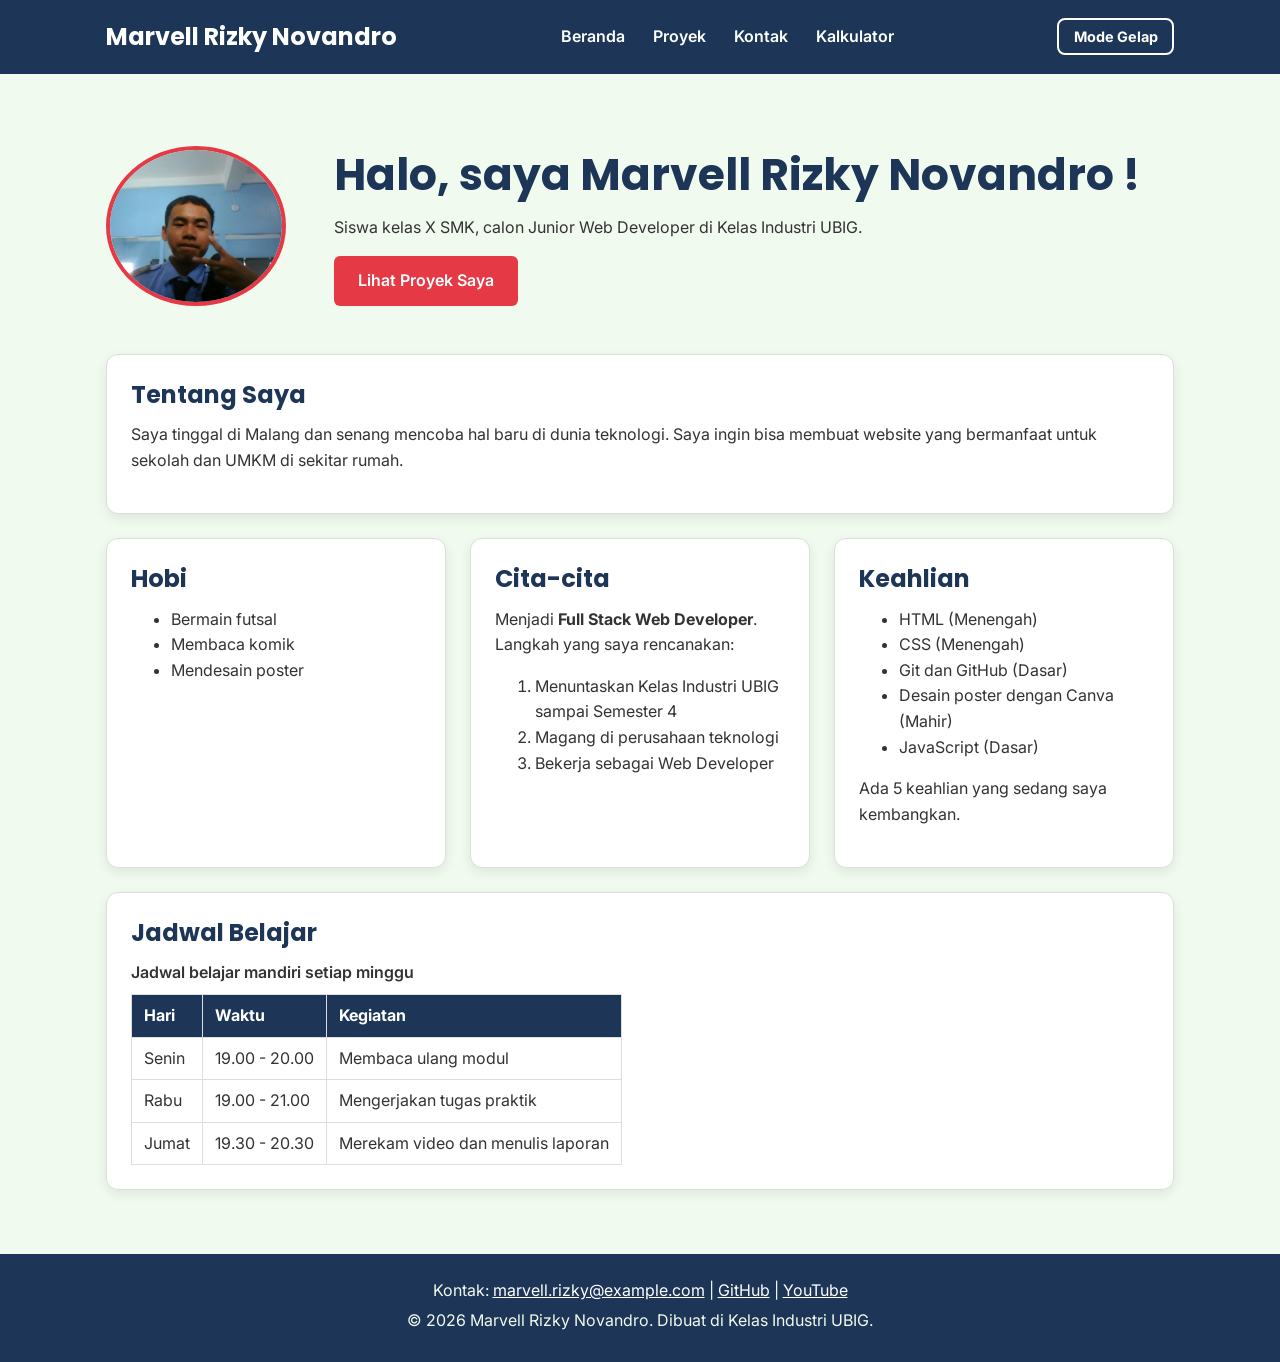
<file: index.html>
<!DOCTYPE html>
<html lang="id">
<head>
  <meta charset="UTF-8">
  <meta name="viewport" content="width=device-width, initial-scale=1.0">
  <title>Marvell Rizky Novandro | Beranda</title>
  <link rel="preconnect" href="https://fonts.googleapis.com">
  <link rel="preconnect" href="https://fonts.gstatic.com" crossorigin>
  <link href="https://fonts.googleapis.com/css2?family=Inter:wght@400;600&family=Poppins:wght@600;700&display=swap" rel="stylesheet">
  <link rel="stylesheet" href="css/style.css">
  <script src="js/main.js" defer></script>
  <script src="js/logika.js" defer></script>
</head>
<body>
  <header>
    <div class="container navbar">
      <h1>Marvell Rizky Novandro</h1>
      <nav class="menu-laptop">
        <ul>
          <li><a href="index.html">Beranda</a></li>
          <li><a href="proyek.html">Proyek</a></li>
          <li><a href="kontak.html">Kontak</a></li>
          <li><a href="kalkulator.html">Kalkulator</a></li>
        </ul>
      </nav>
      <button type="button" id="tombol-tema" class="tombol-tema">Mode Gelap</button>
      <!-- Tantangan: menu ponsel yang bisa dibuka-tutup -->
      <details class="menu-ponsel">
        <summary>Menu</summary>
        <nav>
          <ul>
            <li><a href="index.html">Beranda</a></li>
            <li><a href="proyek.html">Proyek</a></li>
            <li><a href="kontak.html">Kontak</a></li>
            <li><a href="kalkulator.html">Kalkulator</a></li>
          </ul>
        </nav>
      </details>
    </div>
  </header>

  <main>
    <div class="container">
      <section class="hero">
        <img src="img/marvell.png.jpg" alt="Foto profil Marvell Rizky Novandro" width="180">
        <div>
          <h2>Halo, saya Marvell Rizky Novandro !</h2>
          <p>Siswa kelas X SMK, calon Junior Web Developer di Kelas Industri UBIG.</p>
          <a href="proyek.html" class="tombol">Lihat Proyek Saya</a>
        </div>
      </section>

      <section class="kartu">
        <h2>Tentang Saya</h2>
        <p>Saya tinggal di Malang dan senang mencoba hal baru di dunia teknologi. Saya ingin bisa membuat website yang bermanfaat untuk sekolah dan UMKM di sekitar rumah.</p>
      </section>

      <div class="daftar-kartu">
        <section class="kartu">
          <h2>Hobi</h2>
          <ul>
            <li>Bermain futsal</li>
            <li>Membaca komik</li>
            <li>Mendesain poster</li>
          </ul>
        </section>

        <section class="kartu">
          <h2>Cita-cita</h2>
          <p>Menjadi <strong>Full Stack Web Developer</strong>. Langkah yang saya rencanakan:</p>
          <ol>
            <li>Menuntaskan Kelas Industri UBIG sampai Semester 4</li>
            <li>Magang di perusahaan teknologi</li>
            <li>Bekerja sebagai Web Developer</li>
          </ol>
        </section>

        <section class="kartu">
          <h2>Keahlian</h2>
          <ul id="daftar-skill"></ul>
          <p id="jumlah-skill"></p>
        </section>
      </div>

      <section class="kartu">
        <h2>Jadwal Belajar</h2>
        <table>
          <caption>Jadwal belajar mandiri setiap minggu</caption>
          <thead>
            <tr>
              <th>Hari</th>
              <th>Waktu</th>
              <th>Kegiatan</th>
            </tr>
          </thead>
          <tbody>
            <tr>
              <td>Senin</td>
              <td>19.00 - 20.00</td>
              <td>Membaca ulang modul</td>
            </tr>
            <tr>
              <td>Rabu</td>
              <td>19.00 - 21.00</td>
              <td>Mengerjakan tugas praktik</td>
            </tr>
            <tr>
              <td>Jumat</td>
              <td>19.30 - 20.30</td>
              <td>Merekam video dan menulis laporan</td>
            </tr>
          </tbody>
        </table>
      </section>
    </div>
  </main>

  <footer>
    <p>Kontak: <a href="mailto:marvell.rizky@example.com">marvell.rizky@example.com</a> |
      <a href="https://github.com/" target="_blank">GitHub</a> |
      <a href="https://www.youtube.com/" target="_blank">YouTube</a></p>
    <p>&copy; 2026 Marvell Rizky Novandro. Dibuat di Kelas Industri UBIG.</p>
    </footer>
</body>
</html>
</file>
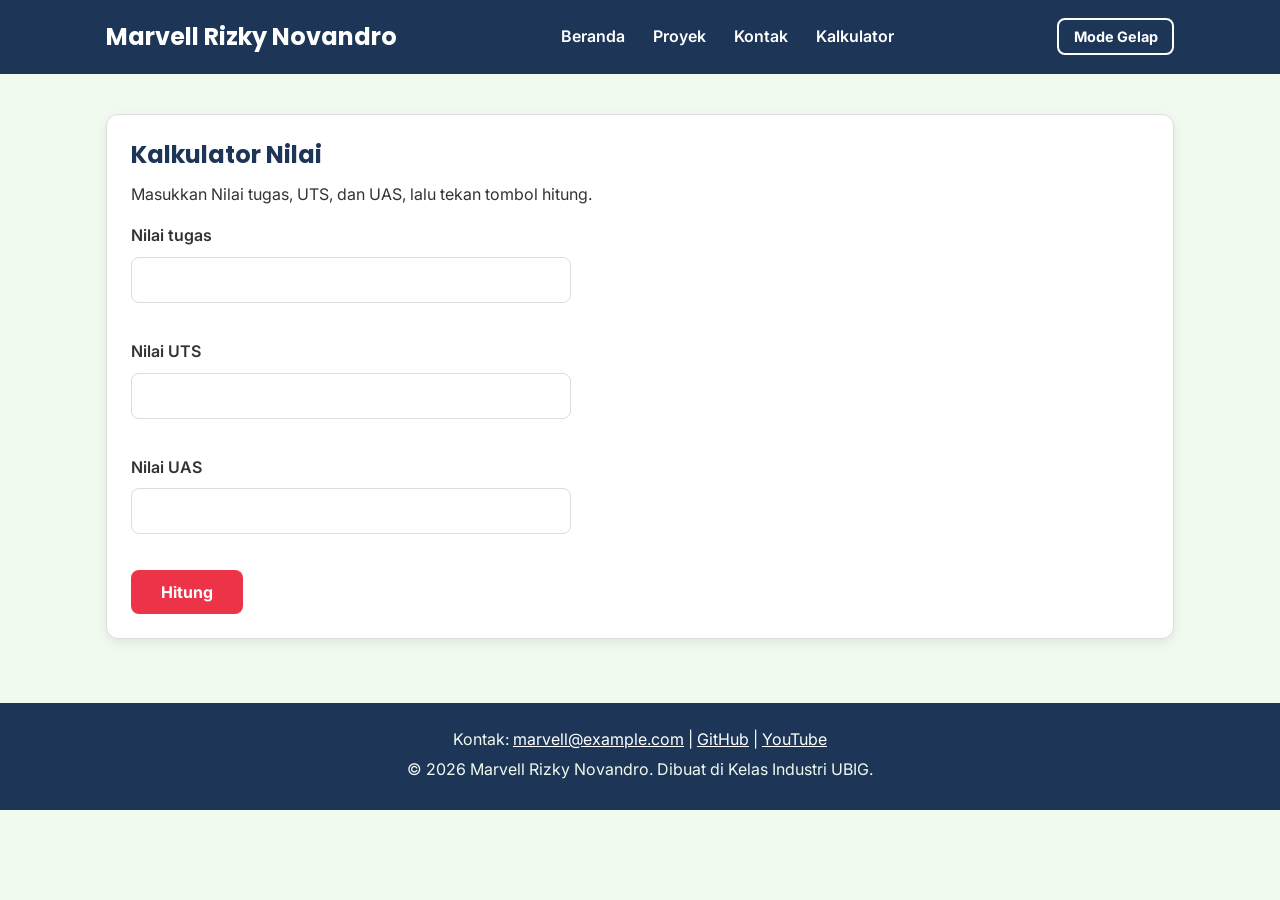
<file: kalkulator.html>
<!DOCTYPE html>
<html lang="id">
<head>
  <meta charset="UTF-8">
  <meta name="viewport" content="width=device-width, initial-scale=1.0">
  <title>Marvell Rizky Novandro | Kontak</title>
  <link rel="preconnect" href="https://fonts.googleapis.com">
  <link rel="preconnect" href="https://fonts.gstatic.com" crossorigin>
  <link href="https://fonts.googleapis.com/css2?family=Inter:wght@400;600&family=Poppins:wght@600;700&display=swap" rel="stylesheet">
  <link rel="stylesheet" href="css/style.css">
  <script src="js/script.js" defer></script>
  <script src="js/main.js" defer></script>
</head>
<body>
  <header>
    <div class="container navbar">
      <h1>Marvell Rizky Novandro</h1>
      <nav class="menu-laptop">
        <ul>
          <li><a href="index.html">Beranda</a></li>
          <li><a href="proyek.html">Proyek</a></li>
          <li><a href="kontak.html">Kontak</a></li>
          <li><a href="kalkulator.html">Kalkulator</a></li>
        </ul>
      </nav>
      <button type="button" id="tombol-tema" class="tombol-tema">Mode Gelap</button>
      <!-- Tantangan: menu ponsel yang bisa dibuka-tutup -->
      <details class="menu-ponsel">
        <summary>Menu</summary>
        <nav>
          <ul>
            <li><a href="index.html">Beranda</a></li>
            <li><a href="proyek.html">Proyek</a></li>
            <li><a href="kontak.html">Kontak</a></li>
            <li><a href="kalkulator.html">Kalkulator</a></li>
          </ul>
        </nav>
      </details>
    </div>
  </header>

  <main>
    <div class="container">
      <section class="kartu">
        <h2>Kalkulator Nilai</h2>
        <p>Masukkan Nilai tugas, UTS, dan UAS, lalu tekan tombol hitung.</p>

        <form>
          <p>
            <label for="tugas">Nilai tugas</label><br>
            <input type="number" id="tugas" name="tugas" min="0" max="100" required>
          </p>
          <p>
            <label for="uts">Nilai UTS</label><br>
            <input type="number" id="uts" name="uts" min="0" max="100" required>
          </p>
          <p>
            <label for="uas">Nilai UAS</label><br>
            <input type="number" id="uas" name="uas" min="0" max="100" required>
          </p>
          
          
          <button type="button" id="hitung">Hitung</button>
        </form>

        <div id="hasil"></div>
      </section>
    </div>
  </main>

  <footer>
    <p>Kontak: <a href="mailto:marvell@example.com">marvell@example.com</a> |
      <a href="https://github.com/" target="_blank">GitHub</a> |
      <a href="https://www.youtube.com/" target="_blank">YouTube</a></p>
    <p>&copy; 2026 Marvell Rizky Novandro. Dibuat di Kelas Industri UBIG.</p>
  </footer>
</body>


</html>
</file>
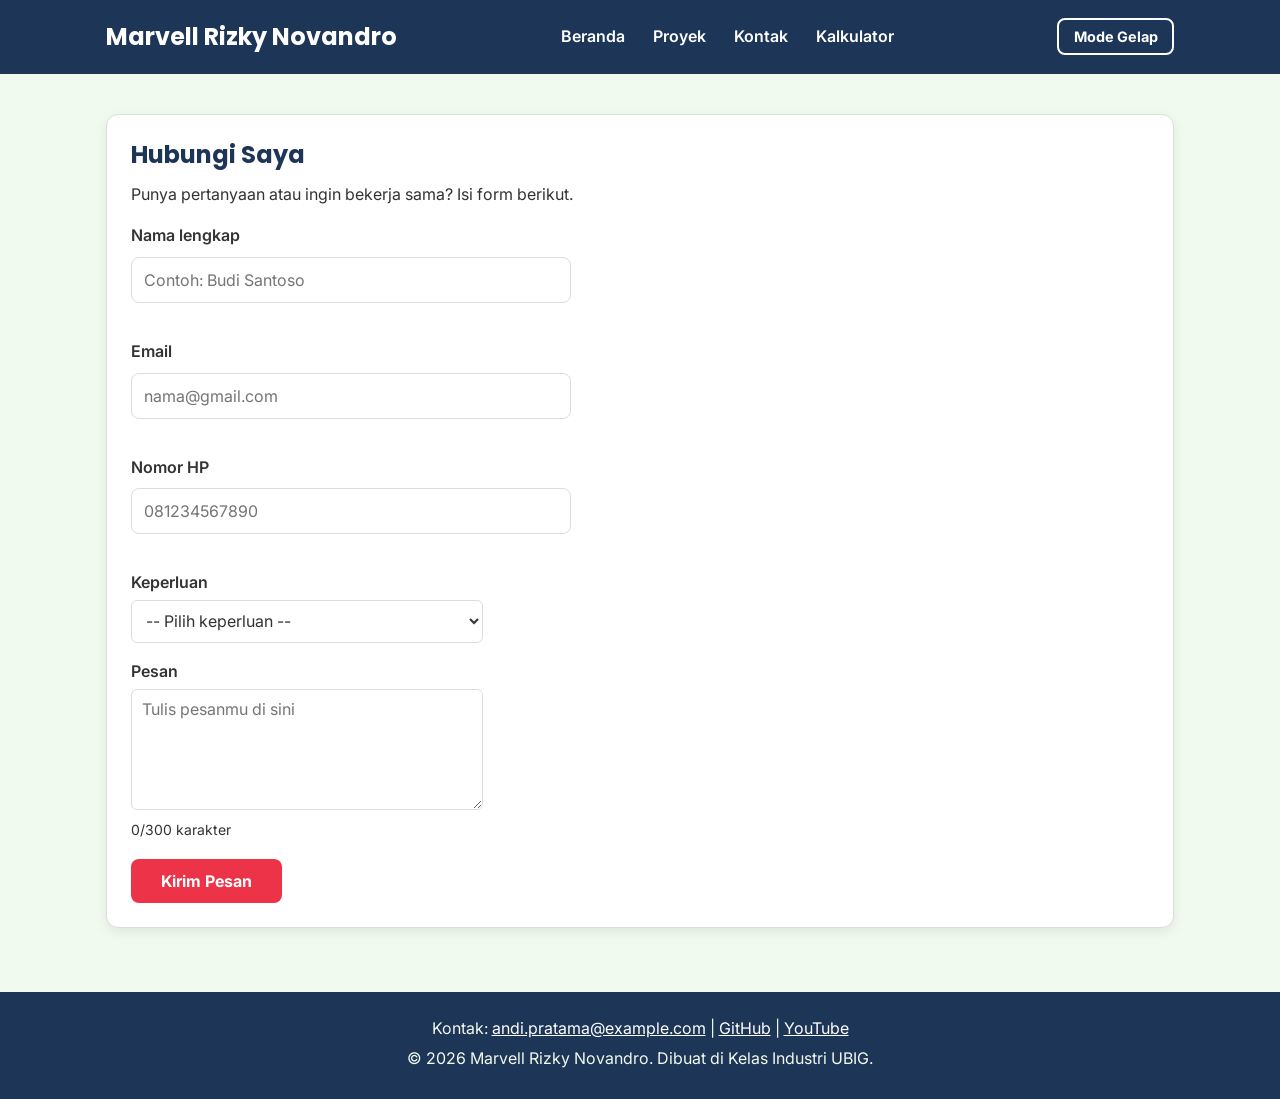
<file: kontak.html>
<!DOCTYPE html>
<html lang="id">
<head>
  <meta charset="UTF-8">
  <meta name="viewport" content="width=device-width, initial-scale=1.0">
  <title>Marvell Rizky Novandro | Kontak</title>
  <link rel="preconnect" href="https://fonts.googleapis.com">
  <link rel="preconnect" href="https://fonts.gstatic.com" crossorigin>
  <link href="https://fonts.googleapis.com/css2?family=Inter:wght@400;600&family=Poppins:wght@600;700&display=swap" rel="stylesheet">
  <link rel="stylesheet" href="css/style.css">
  <script src="js/main.js" defer></script>
</head>
<body>
  <header>
    <div class="container navbar">
      <h1>Marvell Rizky Novandro</h1>
      <nav class="menu-laptop">
        <ul>
          <li><a href="index.html">Beranda</a></li>
          <li><a href="proyek.html">Proyek</a></li>
          <li><a href="kontak.html">Kontak</a></li>
          <li><a href="kalkulator.html">Kalkulator</a></li>
        </ul>
      </nav>
      <button type="button" id="tombol-tema" class="tombol-tema">Mode Gelap</button>
      <!-- Tantangan: menu ponsel yang bisa dibuka-tutup -->
      <details class="menu-ponsel">
        <summary>Menu</summary>
        <nav>
          <ul>
            <li><a href="index.html">Beranda</a></li>
            <li><a href="proyek.html">Proyek</a></li>
            <li><a href="kontak.html">Kontak</a></li>
            <li><a href="kalkulator.html">Kalkulator</a></li>
          </ul>
        </nav>
      </details>
    </div>
  </header>

  <main>
    <div class="container">
      <section class="kartu">
        <h2>Hubungi Saya</h2>
        <p>Punya pertanyaan atau ingin bekerja sama? Isi form berikut.</p>

        <form>
          <p>
            <label for="nama">Nama lengkap</label><br>
            <input type="text" id="nama" name="nama" placeholder="Contoh: Budi Santoso" required>
          </p>
          <p>
            <label for="email">Email</label><br>
            <input type="email" id="email" name="email" placeholder="nama@gmail.com" required>
          </p>
          <p>
            <label for="hp">Nomor HP</label><br>
            <input type="tel" id="hp" name="hp" placeholder="081234567890" required>
          </p>
          <p>
            <label for="keperluan">Keperluan</label><br>
            <select id="keperluan" name="keperluan" required>
              <option value="">-- Pilih keperluan --</option>
              <option value="bertanya">Bertanya</option>
              <option value="kerja-sama">Kerja sama proyek</option>
              <option value="lainnya">Lainnya</option>
            </select>
          </p>
          <p>
            <label for="pesan">Pesan</label><br>
            <textarea id="pesan" name="pesan" rows="5" cols="40" maxlength="300" placeholder="Tulis pesanmu di sini" required></textarea><br><span id="hitung-karakter" class="keterangan">0/300 karakter</span>
          </p>
          <button type="submit">Kirim Pesan</button>
        </form>
      </section>
    </div>
  </main>

  <footer>
    <p>Kontak: <a href="mailto:andi.pratama@example.com">andi.pratama@example.com</a> |
      <a href="https://github.com/" target="_blank">GitHub</a> |
      <a href="https://www.youtube.com/" target="_blank">YouTube</a></p>
    <p>&copy; 2026 Marvell Rizky Novandro. Dibuat di Kelas Industri UBIG.</p>
  </footer>
</body>

</html>
</file>
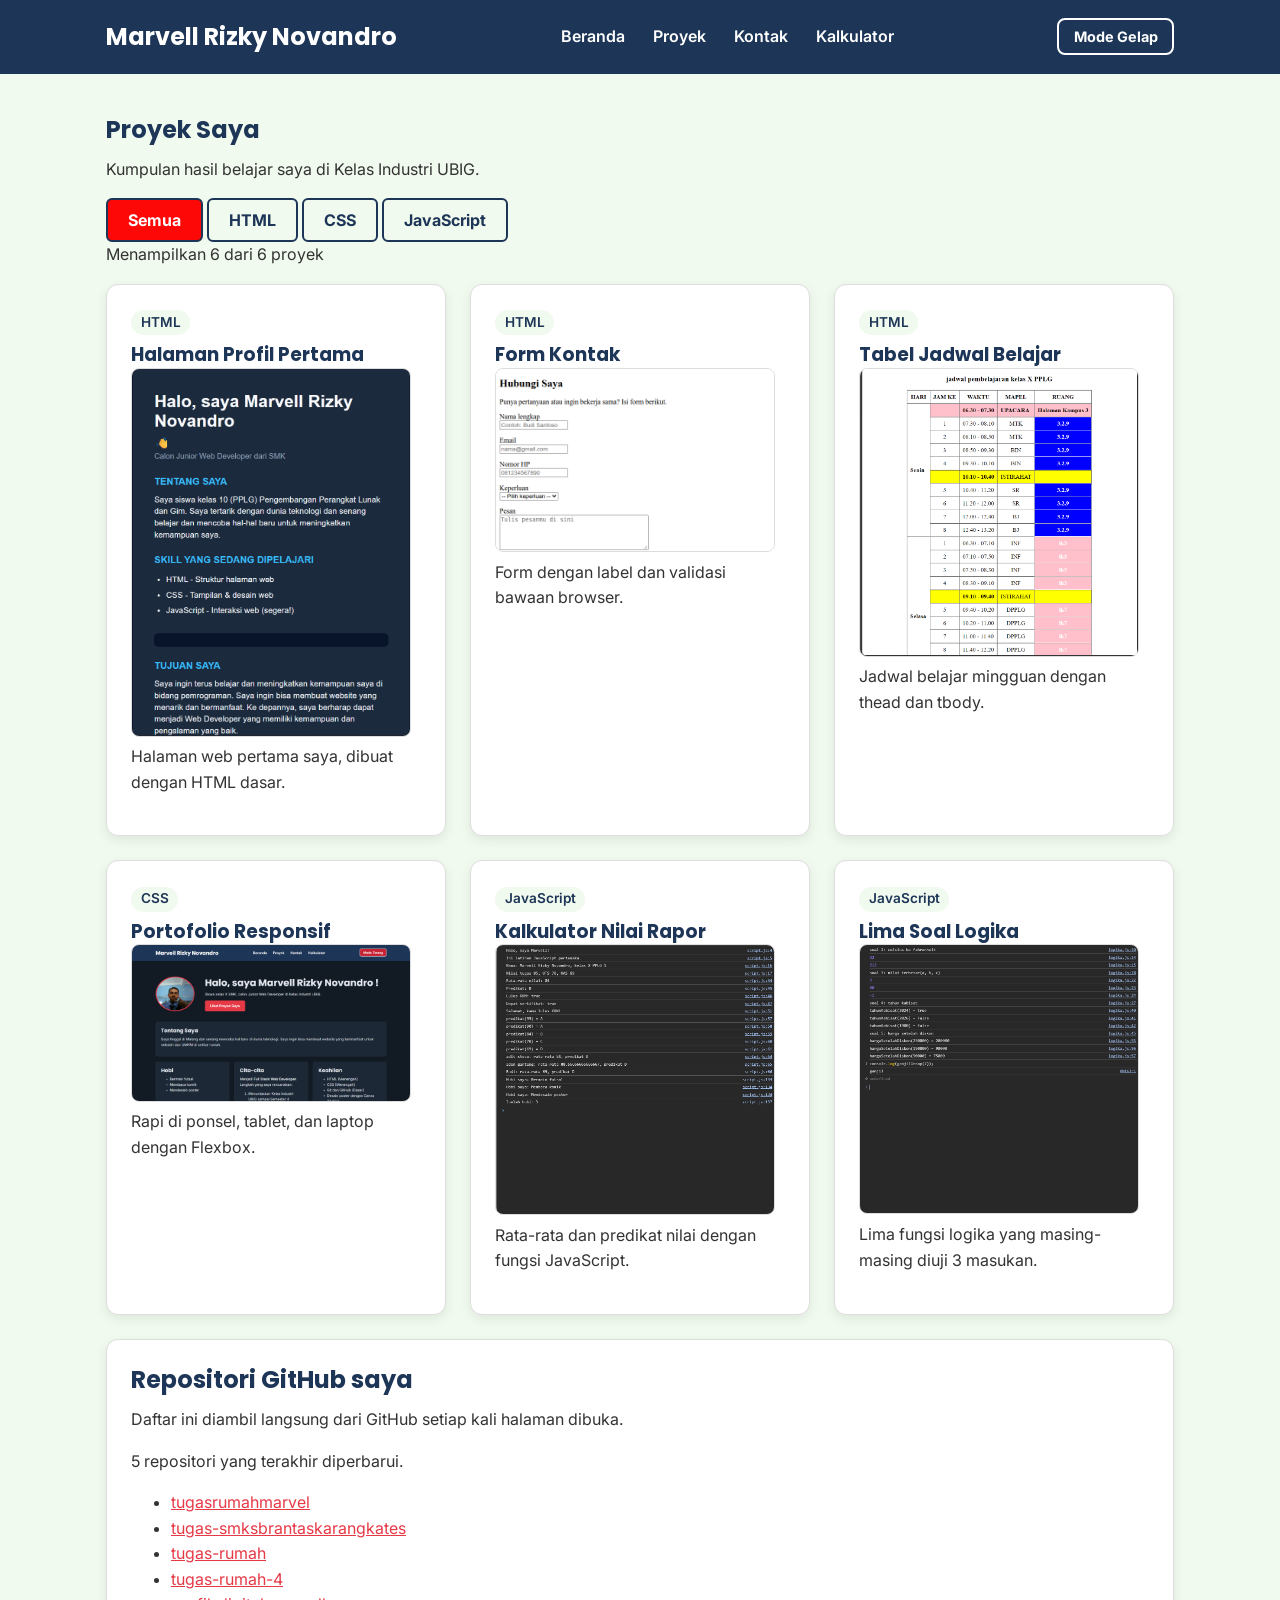
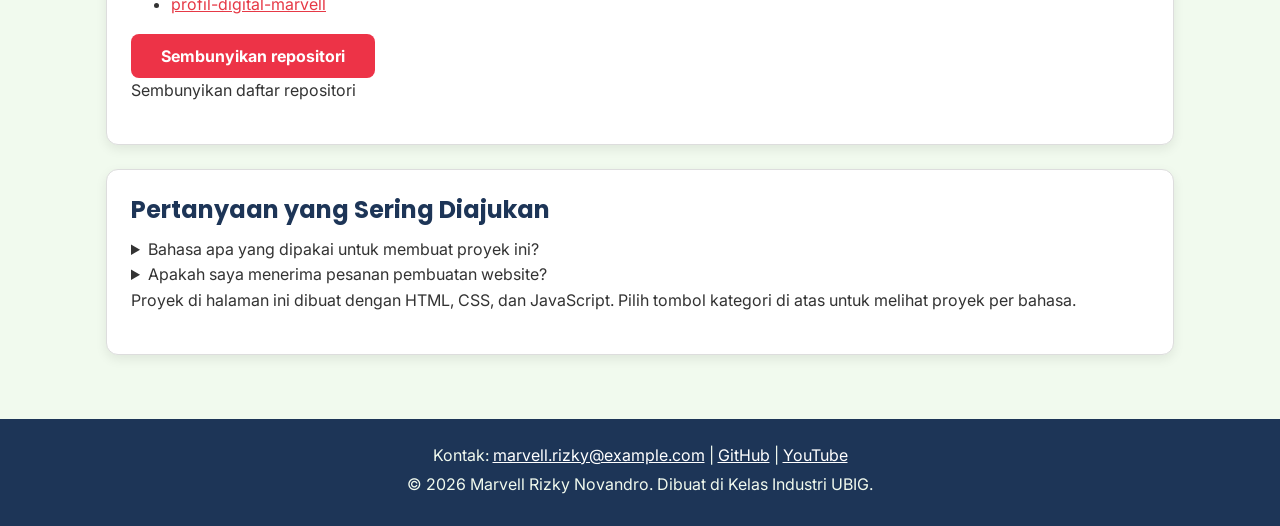
<file: proyek.html>
<!DOCTYPE html>
<html lang="id">
<head>
  <meta charset="UTF-8">
  <meta name="viewport" content="width=device-width, initial-scale=1.0">
  <title>Marvell Rizky Novandro | Proyek</title>
  <link rel="preconnect" href="https://fonts.googleapis.com">
  <link rel="preconnect" href="https://fonts.gstatic.com" crossorigin>
  <link href="https://fonts.googleapis.com/css2?family=Inter:wght@400;600&family=Poppins:wght@600;700&display=swap" rel="stylesheet">
  <link rel="stylesheet" href="css/style.css">
  <script src="js/main.js" defer></script>
</head>
<body>
  <header>
    <div class="container navbar">
      <h1>Marvell Rizky Novandro</h1>
      <nav class="menu-laptop">
        <ul>
          <li><a href="index.html">Beranda</a></li>
          <li><a href="proyek.html">Proyek</a></li>
          <li><a href="kontak.html">Kontak</a></li>
          <li><a href="kalkulator.html">Kalkulator</a></li>
        </ul>
      </nav>
      <button type="button" id="tombol-tema" class="tombol-tema">Mode Gelap</button>
      <!-- Tantangan: menu ponsel yang bisa dibuka-tutup -->
      <details class="menu-ponsel">
        <summary>Menu</summary>
        <nav>
          <ul>
            <li><a href="index.html">Beranda</a></li>
            <li><a href="proyek.html">Proyek</a></li>
            <li><a href="kontak.html">Kontak</a></li>
            <li><a href="kalkulator.html">Kalkulator</a></li>
          </ul>
        </nav>
      </details>
    </div>
  </header>

  <main>
    <div class="container">
      <section>
        <h2>Proyek Saya</h2>
        <p>Kumpulan hasil belajar saya di Kelas Industri UBIG.</p>
        <!-- Tombol filter proyek -->
         <div class="filter-proyek">
    <button type="button" id="filter-semua" class="tombol-filter aktif">
        Semua
    </button>

    <button type="button" id="filter-html" class="tombol-filter">
        HTML
    </button>

    <button type="button" id="filter-css" class="tombol-filter">
        CSS
    </button>

    <button type="button" id="filter-javascript" class="tombol-filter">
        JavaScript
    </button>
    
</div>


<p id="jumlah-proyek"></p>

<div class="daftar-kartu" id="daftar-proyek">
</div>

<section class="kartu">
  <div class="github-section">
    <h2>Repositori GitHub saya</h2>

    <p>
        Daftar ini diambil langsung dari GitHub setiap kali halaman dibuka.
    </p>

    <div id="daftar-repositori">
        <p>5 repositori yang terakhir diperbarui.</p>

        <ul>
            <li><a href="#">tugasrumahmarvel</a></li>
            <li><a href="#">tugas-smksbrantaskarangkates</a></li>
            <li><a href="#">tugas-rumah</a></li>
            <li><a href="#">tugas-rumah-4</a></li>
            <li><a href="#">profil-digital-marvell</a></li>
        </ul>
    </div>

    <button id="tombol-repositori">
    Sembunyikan repositori
</button>

<p id="status-repositori">
    Sembunyikan daftar repositori
</p>
</section>


      <!-- FAQ dengan details dan summary -->
      <section class="kartu">
        <h2>Pertanyaan yang Sering Diajukan</h2>
        <details>
          <summary>Bahasa apa yang dipakai untuk membuat proyek ini?</summary>
          <p>Semua proyek di halaman ini dibuat dengan HTML. Tampilannya akan saya rapikan dengan CSS mulai Minggu 03.</p>
        </details>
        <details>
          <summary>Apakah saya menerima pesanan pembuatan website?</summary>
          <p>Belum, saya masih belajar. Namun kamu tetap boleh menghubungi saya melalui halaman Kontak.</p>
        </details>
        <p>Proyek di halaman ini dibuat dengan HTML, CSS, dan JavaScript.
Pilih tombol kategori di atas untuk melihat proyek per bahasa.</p>
      </section>
    </div>
  </main>

  <footer>
    <p>Kontak: <a href="mailto:marvell.rizky@example.com">marvell.rizky@example.com</a> |
      <a href="https://github.com/" target="_blank">GitHub</a> |
      <a href="https://www.youtube.com/" target="_blank">YouTube</a></p>
    <p>&copy; 2026 Marvell Rizky Novandro. Dibuat di Kelas Industri UBIG.</p>
  </footer>
</body>
</html>
</file>
<file: css/style.css>
/* Gaya portofolio Andi Pratama
   Palet: #1D3557 (utama), #E63946 (aksen), #F1FAEE (latar)
   Huruf: Poppins (judul), Inter (isi)
   Tata letak: mobile first, titik ubah 768px (tablet) dan 1024px (laptop) */

/* 1. Reset */
* {
  box-sizing: border-box;
  margin: 0;
}

img {
  max-width: 100%;
  height: auto;
}

/* 2. Dasar halaman: warna dan huruf */
body {
  font-family: "Inter", Arial, sans-serif;
  font-size: 1rem;
  line-height: 1.6;
  color: #333333;
  background-color: #F1FAEE;
}

h1, h2, h3 {
  font-family: "Poppins", Arial, sans-serif;
  color: #1D3557;
  line-height: 1.3;
}

h2 {
  margin-bottom: 0.75rem;
}

p, ul, ol {
  margin-bottom: 1rem;
}

a {
  color: #E63946;
}

/* 3. Wadah, header, dan menu */
.container {
  max-width: 1100px;
  margin: 0 auto;
  padding: 0 1rem;
}

header {
  background-color: #1D3557;
  color: #FFFFFF;
  padding: 1rem 0;
}

header h1 {
  color: #FFFFFF;
  font-size: 1.5rem;
}

.navbar {
  display: flex;
  flex-wrap: wrap;
  justify-content: space-between;
  align-items: center;
  gap: 0.5rem;
}

nav ul {
  display: flex;
  gap: 0.25rem;
  padding: 0;
  margin: 0;
  list-style: none;
}

nav a {
  display: inline-block;
  padding: 0.5rem 0.75rem;
  border-radius: 6px;
  color: #FFFFFF;
  font-weight: 600;
  text-decoration: none;
}

/* Tantangan: menu ponsel buka-tutup dengan details */
.menu-laptop {
  display: none;
}

.menu-ponsel summary {
  padding: 0.5rem 0.75rem;
  border: 1px solid #FFFFFF;
  border-radius: 6px;
  font-weight: 600;
  cursor: pointer;
}

.menu-ponsel ul {
  flex-direction: column;
  margin-top: 0.5rem;
}

/* 4. Isi utama, hero, dan kartu */
main {
  padding: 1.5rem 0;
}

.hero {
  display: flex;
  flex-direction: column;
  align-items: center;
  gap: 1.5rem;
  padding: 1rem 0 2rem;
  text-align: center;
}

.hero img {
  border: 4px solid #E63946;
  border-radius: 50%;
}

.hero h2 {
  font-size: 2rem;
}

.tombol {
  display: inline-block;
  padding: 0.75rem 1.5rem;
  border-radius: 6px;
  background-color: #E63946;
  color: #FFFFFF;
  font-weight: 600;
  text-decoration: none;
}

.kartu {
  background-color: #FFFFFF;
  padding: 1rem;
  margin-bottom: 1.5rem;
  border: 1px solid #DDDDDD;
  border-radius: 12px;
  box-shadow: 0 4px 12px rgba(0, 0, 0, 0.08);
}

.daftar-kartu {
  display: flex;
  flex-wrap: wrap;
  gap: 1.5rem;
  margin-bottom: 1.5rem;
}

.daftar-kartu .kartu {
  flex: 1 1 280px;
  margin-bottom: 0;
}

article img {
  border-radius: 8px;
  border: 1px solid #DDDDDD;
}

/* 5. Tabel */
table {
  border-collapse: collapse;
}

caption {
  font-weight: 600;
  text-align: left;
  margin-bottom: 0.5rem;
}

th, td {
  border: 1px solid #CCCCCC;
  padding: 0.5rem 0.75rem;
  text-align: left;
}

th {
  background-color: #1D3557;
  color: #FFFFFF;
}

/* 6. Form */
label {
  font-weight: 600;
}

input, select, textarea {
  width: 100%;
  max-width: 22rem;
  padding: 0.6rem;
  margin-top: 0.25rem;
  border: 1px solid #CCCCCC;
  border-radius: 6px;
  font-family: inherit;
  font-size: 1rem;
}

button {
  padding: 0.75rem 1.5rem;
  border: none;
  border-radius: 6px;
  background-color: #e63947;
  color: #FFFFFF;
  font-family: inherit;
  font-size: 1rem;
  font-weight: 600;
  cursor: pointer;
}

/* 7. Footer */
footer {
  background-color: #1D3557;
  color: #F1FAEE;
  text-align: center;
  padding: 1.5rem;
}

footer p {
  margin-bottom: 0.25rem;
}

footer a {
  color: #FFFFFF;
}

/* 8. Tablet: lebar layar 768px ke atas */
@media (min-width: 768px) {
  .menu-laptop {
    display: block;
  }

  .menu-ponsel {
    display: none;
  }

  .hero {
    flex-direction: row;
    padding: 2rem 0 3rem;
    text-align: left;
  }

  .kartu {
    padding: 1.5rem;
  }
}

/* 9. Laptop: lebar layar 1024px ke atas */
@media (min-width: 1024px) {
  main {
    padding: 2.5rem 0;
  }

  .hero {
    gap: 3rem;
  }

  .hero h2 {
    font-size: 2.75rem;
  }
}
/* 10. Tombol tema, filter, dan label kategori */
.tombol-tema {
padding: 0.5rem 0.9rem;
border: 2px solid #FFFFFF;
background-color: transparent;
font-size: 0.9rem;
}
/* Bagian hasil kalkulator */
#hasil {
    margin-top: 5px;
    font-size: 16px;
    color: #333;
    font-weight: 500;
    display: none;
}

/* Efek tombol hitung */
button {
    background-color: #ed3347;
    color: white;
    padding: 12px 30px;
    border: none;
    border-radius: 8px;
    font-size: 16px;
    font-weight: bold;
    cursor: pointer;
    transition: 0.3s;
}

/* Efek ketika mouse diarahkan ke tombol */
button:hover {
    background-color: #c82333;
    transform: translateY(-2px);
}

/* Efek ketika tombol ditekan */
button:active {
    transform: scale(0.96);
}

/* Tampilan input */
input {
    width: 440px;
    max-width: 100%;
    padding: 12px;
    margin-top: 8px;
    margin-bottom: 20px;
    border: 1px solid #ccc;
    border-radius: 8px;
    font-size: 16px;
    box-sizing: border-box;
}

/* Efek ketika input dipilih */
input:focus {
    outline: none;
    border-color: #1e3a5f;
    box-shadow: 0 0 5px rgba(30, 58, 95, 0.3);
}

/* Tampilan responsif untuk HP */
@media (max-width: 600px) {
    input {
        width: 100%;
    }

    button {
        width: 100%;
    }
}

:root {
  --warna-latar: #F1FAEE;
  --warna-kartu: #FFFFFF;
}
body.gelap {
  --warna-latar: #121A24;
  --warna-kartu: #1C2836;
}

.kartu {
  background-color:var(--warna-kartu);
}

/* 10. Tombol tema, filter, dan label kategori */
.tombol-tema {
padding: 0.5rem 0.9rem;
border: 2px solid #FFFFFF;
background-color: transparent;
font-size: 0.9rem;
}


/* 11. Pengaturan warna tema */

:root {
    --warna-latar: #F1FAEE;
    --warna-teks: #333333;
    --warna-judul: #1D3557;
    --warna-kartu: #FFFFFF;
    --warna-garis: #DDDDDD;
}

/* Tema gelap */
body.gelap {
    --warna-latar: #121A24;
    --warna-teks: #E3E8EE;
    --warna-judul: #E3E8EE;
    --warna-kartu: #1C2836;
    --warna-garis: #3B4858;
}

/* Warna utama halaman */
body {
    background-color: var(--warna-latar);
    color: var(--warna-teks);
    transition: background-color 0.3s, color 0.3s;
}

/* Judul */
h1, h2, h3 {
    color: var(--warna-judul);
}

/* Kartu */
.kartu {
    background-color: var(--warna-kartu);
    border-color: var(--warna-garis);
}

/* Tabel */
td {
    color: var(--warna-teks);
}

td, th {
    border-color: var(--warna-garis);
}

/* Input */
input, select, textarea {
    background-color: var(--warna-kartu);
    color: var(--warna-teks);
    border-color: var(--warna-garis);
}

/* Tombol tema */
.tombol-tema {
    padding: 0.5rem 0.9rem;
    border: 2px solid #FFFFFF;
    background-color: transparent;
    color: #FFFFFF;
    font-size: 0.9rem;
}

.keterangan {
  font-size: 0.875rem;
}

.filter {
display: flex;
flex-wrap: wrap;
gap: 0.5rem;
margin-bottom: 1rem;
}

.tombol-filter {
padding: 0.5rem 1rem;
border: 2px solid var(--warna-garis);
background-color: var(--warna-kartu);
color: var(--warna-judul);
}

.label {
display: inline-block;
padding: 0.1rem 0.6rem;
margin-bottom: 0.5rem;
border-radius: 999px;
background-color: var(--warna-latar);
color: var(--warna-judul);
font-size: 0.85rem;
font-weight: 600;
}

/* Tombol filter proyek */
.tombol-filter {
    padding: 10px 20px;
    border: 2px solid #1d3557;
    border-radius: 6px;
    background-color: transparent;
    color: #1d3557;
    cursor: pointer;
    transition: 0.3s;
}

/* Tombol filter yang sedang aktif */
.tombol-filter.aktif {
    background-color: #fe0707;
    color: white;
}

/* Tampilan tombol aktif pada tema gelap */
body.gelap .tombol-filter {
    border-color: #90CAF9;
    color: #90CAF9;
}

body.gelap .tombol-filter.aktif {
    background-color: #f20000;
    color: #f8f6f6;
}

.hidden {
    display: none;
}
</file>
